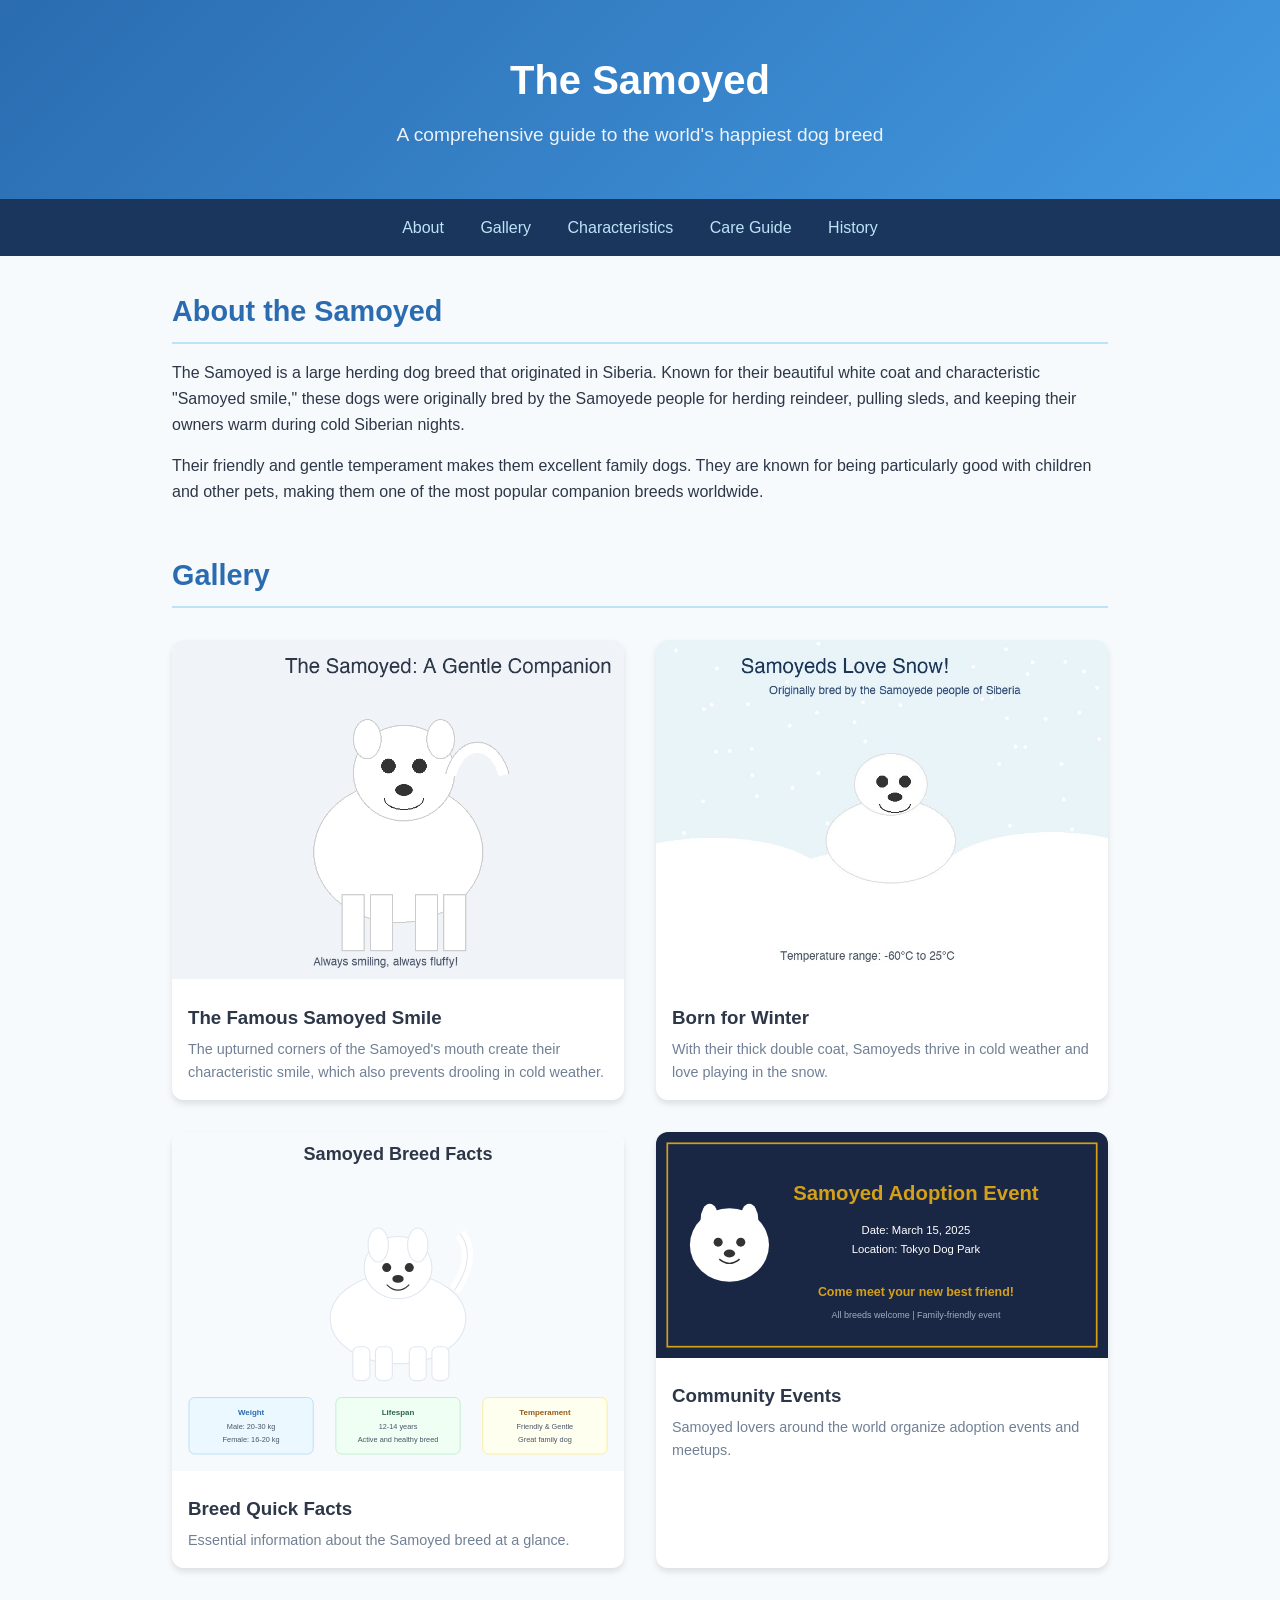
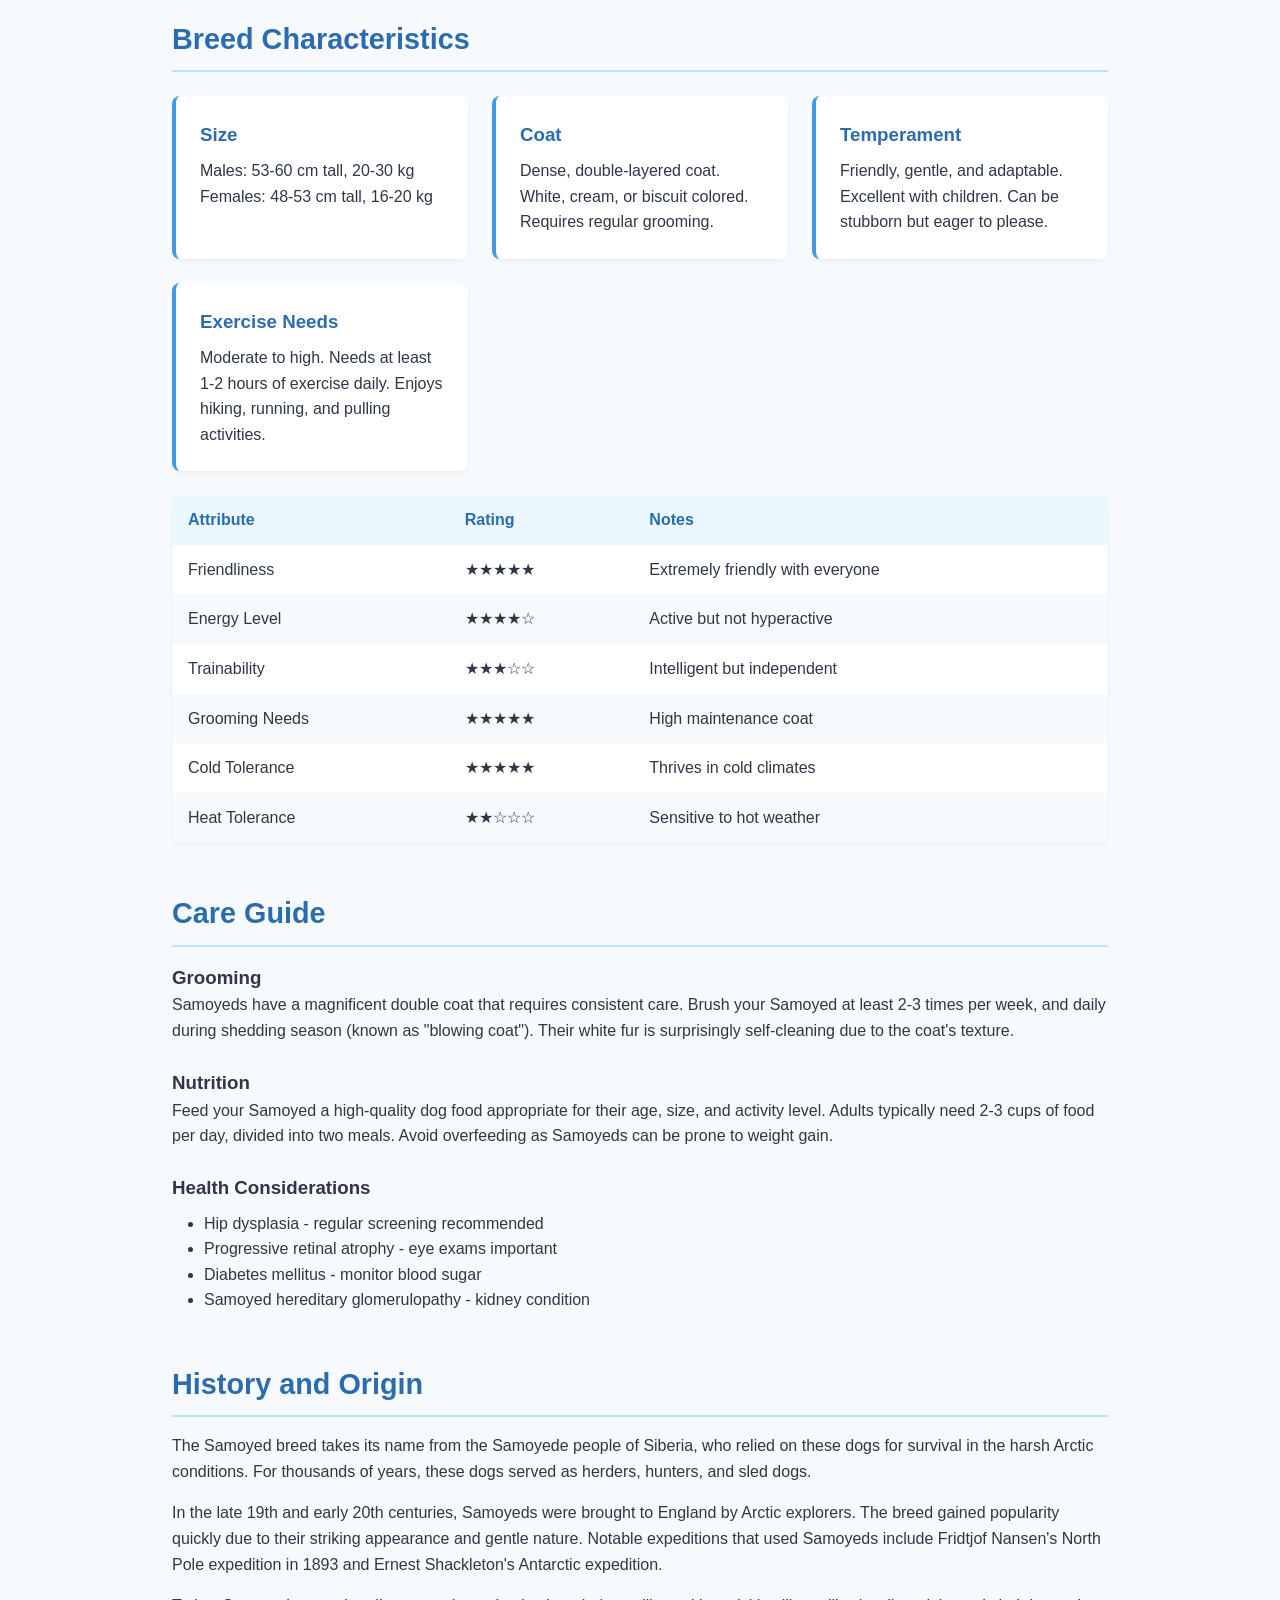
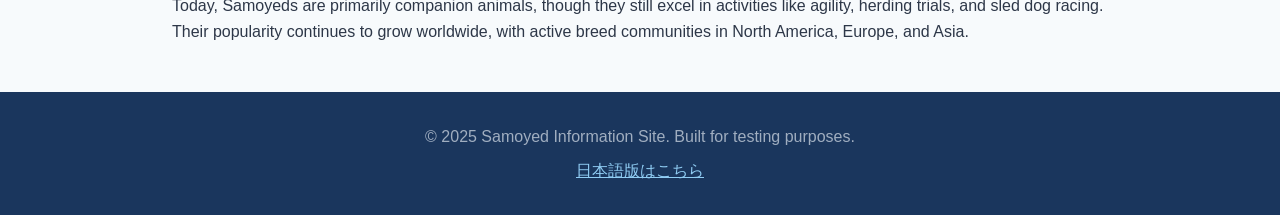
<file: index.html>
<!DOCTYPE html>
<html lang="en">

<head>
  <meta charset="UTF-8">
  <meta name="viewport" content="width=device-width, initial-scale=1.0">
  <title>Samoyed - The Smiling Dog</title>
  <link rel="stylesheet" href="styles.css">
  <script src="https://j.wovn.io/1" data-wovnio="key=SvTFz7" async></script>
</head>

<body>
  <header>
    <h1>The Samoyed</h1>
    <p>A comprehensive guide to the world's happiest dog breed</p>
  </header>

  <nav>
    <a href="#about">About</a>
    <a href="#gallery">Gallery</a>
    <a href="#characteristics">Characteristics</a>
    <a href="#care">Care Guide</a>
    <a href="#history">History</a>
  </nav>

  <main>
    <section id="about">
      <h2>About the Samoyed</h2>
      <p>The Samoyed is a large herding dog breed that originated in Siberia. Known for their beautiful white coat and
        characteristic "Samoyed smile," these dogs were originally bred by the Samoyede people for herding reindeer,
        pulling sleds, and keeping their owners warm during cold Siberian nights.</p>
      <p style="margin-top: 1rem;">Their friendly and gentle temperament makes them excellent family dogs. They are
        known for being particularly good with children and other pets, making them one of the most popular companion
        breeds worldwide.</p>
    </section>

    <section id="gallery">
      <h2>Gallery</h2>
      <div class="image-gallery">
        <div class="image-card">
          <img src="images/samoyed-portrait.png"
            alt="Samoyed portrait illustration showing the breed's characteristic smile">
          <div class="caption">
            <h3>The Famous Samoyed Smile</h3>
            <p>The upturned corners of the Samoyed's mouth create their characteristic smile, which also prevents
              drooling in cold weather.</p>
          </div>
        </div>
        <div class="image-card">
          <img src="images/samoyed-snow.jpg" alt="Samoyed playing in the snow, their natural habitat">
          <div class="caption">
            <h3>Born for Winter</h3>
            <p>With their thick double coat, Samoyeds thrive in cold weather and love playing in the snow.</p>
          </div>
        </div>
        <div class="image-card">
          <img src="images/samoyed-facts.svg"
            alt="Infographic showing key Samoyed breed facts including weight, lifespan, and temperament">
          <div class="caption">
            <h3>Breed Quick Facts</h3>
            <p>Essential information about the Samoyed breed at a glance.</p>
          </div>
        </div>
        <div class="image-card">
          <img src="images/adoption-event-banner-en.svg" alt="Samoyed adoption event banner">
          <div class="caption">
            <h3>Community Events</h3>
            <p>Samoyed lovers around the world organize adoption events and meetups.</p>
          </div>
        </div>
      </div>
    </section>

    <section id="characteristics">
      <h2>Breed Characteristics</h2>
      <div class="info-grid">
        <div class="info-box">
          <h3>Size</h3>
          <p>Males: 53-60 cm tall, 20-30 kg<br>Females: 48-53 cm tall, 16-20 kg</p>
        </div>
        <div class="info-box">
          <h3>Coat</h3>
          <p>Dense, double-layered coat. White, cream, or biscuit colored. Requires regular grooming.</p>
        </div>
        <div class="info-box">
          <h3>Temperament</h3>
          <p>Friendly, gentle, and adaptable. Excellent with children. Can be stubborn but eager to please.</p>
        </div>
        <div class="info-box">
          <h3>Exercise Needs</h3>
          <p>Moderate to high. Needs at least 1-2 hours of exercise daily. Enjoys hiking, running, and pulling
            activities.</p>
        </div>
      </div>

      <table>
        <thead>
          <tr>
            <th>Attribute</th>
            <th>Rating</th>
            <th>Notes</th>
          </tr>
        </thead>
        <tbody>
          <tr>
            <td>Friendliness</td>
            <td>★★★★★</td>
            <td>Extremely friendly with everyone</td>
          </tr>
          <tr>
            <td>Energy Level</td>
            <td>★★★★☆</td>
            <td>Active but not hyperactive</td>
          </tr>
          <tr>
            <td>Trainability</td>
            <td>★★★☆☆</td>
            <td>Intelligent but independent</td>
          </tr>
          <tr>
            <td>Grooming Needs</td>
            <td>★★★★★</td>
            <td>High maintenance coat</td>
          </tr>
          <tr>
            <td>Cold Tolerance</td>
            <td>★★★★★</td>
            <td>Thrives in cold climates</td>
          </tr>
          <tr>
            <td>Heat Tolerance</td>
            <td>★★☆☆☆</td>
            <td>Sensitive to hot weather</td>
          </tr>
        </tbody>
      </table>
    </section>

    <section id="care">
      <h2>Care Guide</h2>
      <h3>Grooming</h3>
      <p>Samoyeds have a magnificent double coat that requires consistent care. Brush your Samoyed at least 2-3 times
        per week, and daily during shedding season (known as "blowing coat"). Their white fur is surprisingly
        self-cleaning due to the coat's texture.</p>

      <h3 style="margin-top: 1.5rem;">Nutrition</h3>
      <p>Feed your Samoyed a high-quality dog food appropriate for their age, size, and activity level. Adults typically
        need 2-3 cups of food per day, divided into two meals. Avoid overfeeding as Samoyeds can be prone to weight
        gain.</p>

      <h3 style="margin-top: 1.5rem;">Health Considerations</h3>
      <ul style="margin: 0.5rem 0 0 2rem;">
        <li>Hip dysplasia - regular screening recommended</li>
        <li>Progressive retinal atrophy - eye exams important</li>
        <li>Diabetes mellitus - monitor blood sugar</li>
        <li>Samoyed hereditary glomerulopathy - kidney condition</li>
      </ul>
    </section>

    <section id="history">
      <h2>History and Origin</h2>
      <p>The Samoyed breed takes its name from the Samoyede people of Siberia, who relied on these dogs for survival in
        the harsh Arctic conditions. For thousands of years, these dogs served as herders, hunters, and sled dogs.</p>
      <p style="margin-top: 1rem;">In the late 19th and early 20th centuries, Samoyeds were brought to England by Arctic
        explorers. The breed gained popularity quickly due to their striking appearance and gentle nature. Notable
        expeditions that used Samoyeds include Fridtjof Nansen's North Pole expedition in 1893 and Ernest Shackleton's
        Antarctic expedition.</p>
      <p style="margin-top: 1rem;">Today, Samoyeds are primarily companion animals, though they still excel in
        activities like agility, herding trials, and sled dog racing. Their popularity continues to grow worldwide, with
        active breed communities in North America, Europe, and Asia.</p>
    </section>
  </main>

  <footer>
    <p>&copy; 2025 Samoyed Information Site. Built for testing purposes.</p>
    <p style="margin-top: 0.5rem;"><a href="ja.html">日本語版はこちら</a></p>
  </footer>
</body>

</html>
</file>
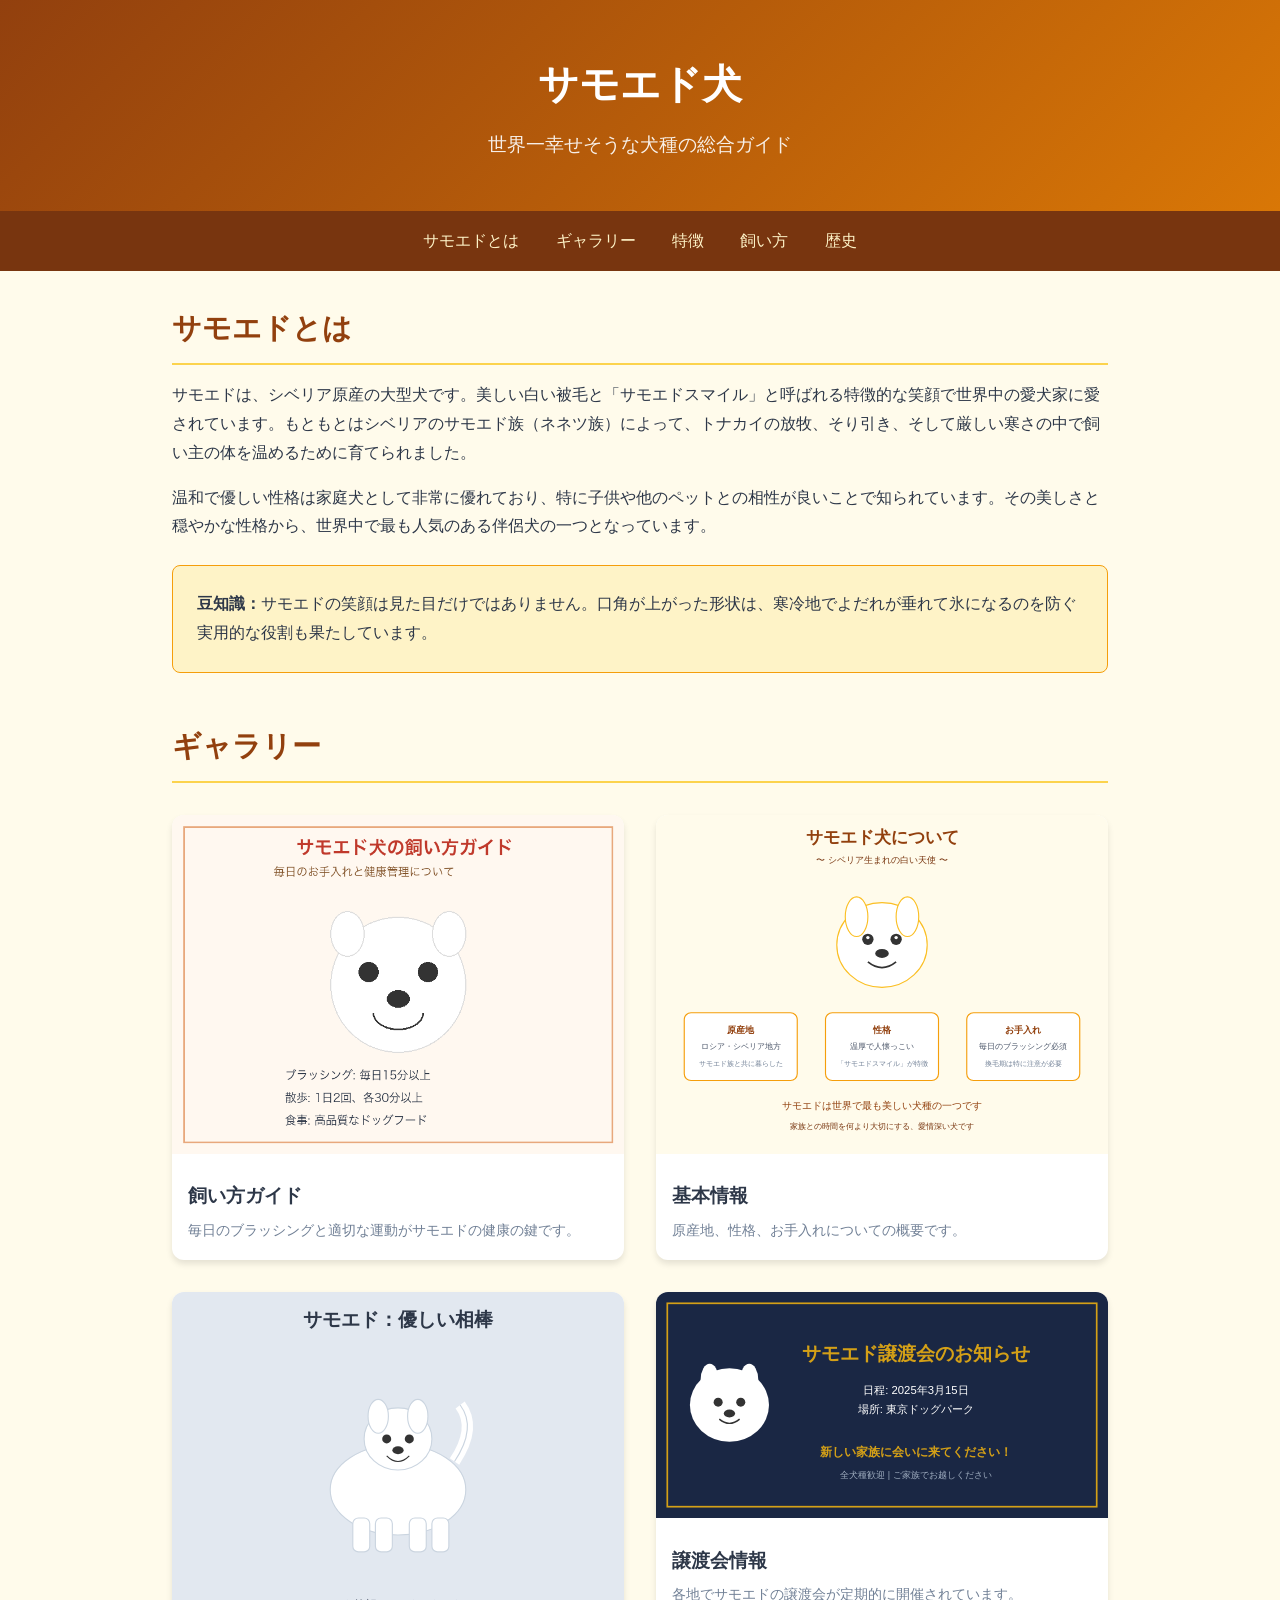
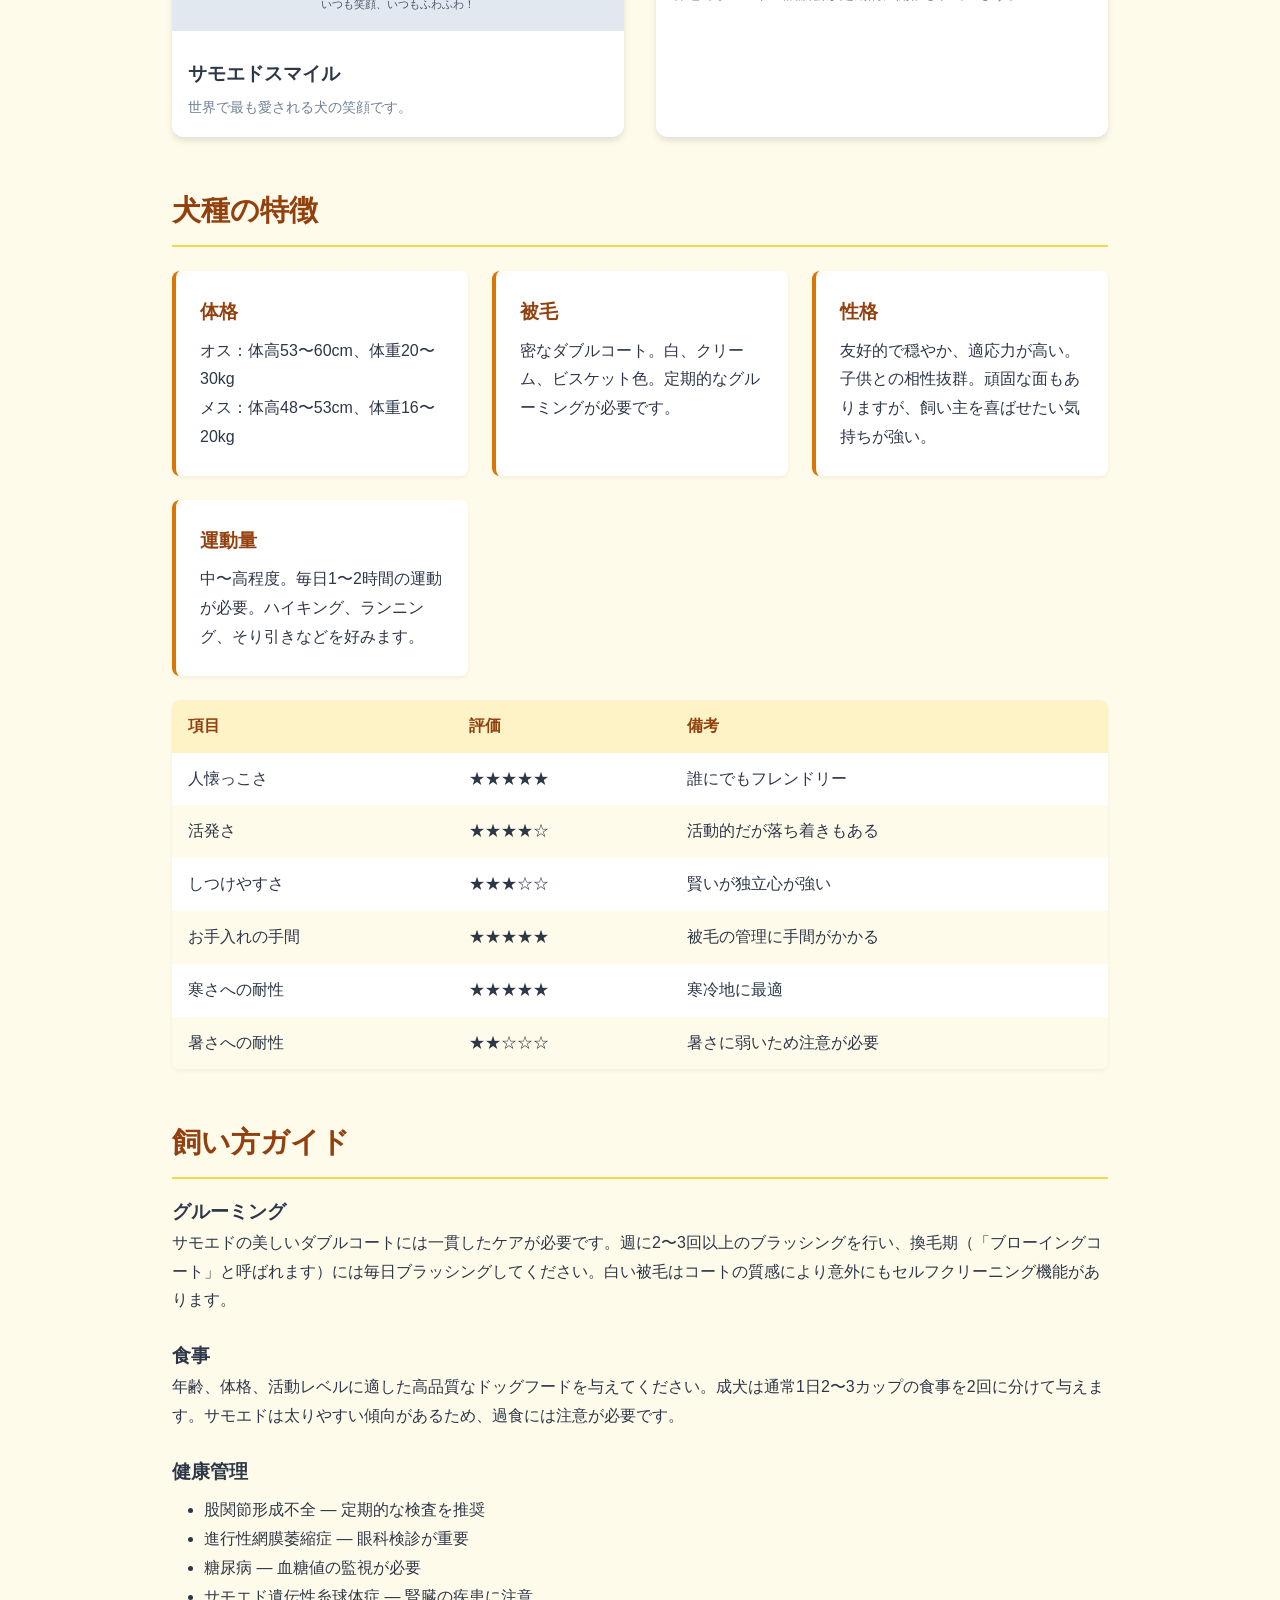
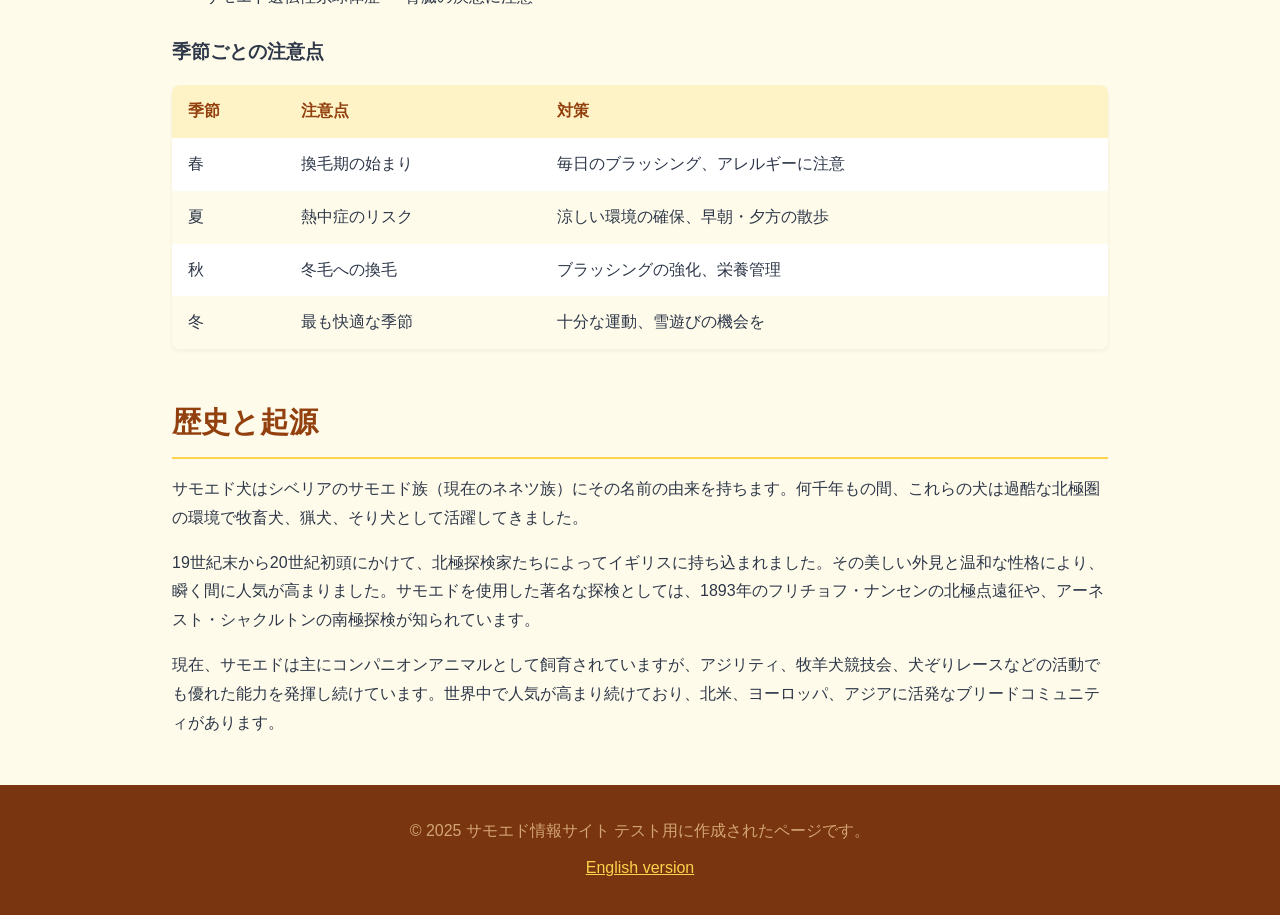
<file: ja.html>
<!DOCTYPE html>
<html lang="ja">
<head>
  <meta charset="UTF-8">
  <meta name="viewport" content="width=device-width, initial-scale=1.0">
  <title>サモエド犬 - 微笑む犬</title>
  <link rel="stylesheet" href="styles.css">
  <link rel="stylesheet" href="ja-theme.css">
<script src="https://j.wovn.io/1" data-wovnio="key=SvTFz7" async></script>
</head>
<body>
  <header>
    <h1>サモエド犬</h1>
    <p>世界一幸せそうな犬種の総合ガイド</p>
  </header>

  <nav>
    <a href="#about">サモエドとは</a>
    <a href="#gallery">ギャラリー</a>
    <a href="#characteristics">特徴</a>
    <a href="#care">飼い方</a>
    <a href="#history">歴史</a>
  </nav>

  <main>
    <section id="about">
      <h2>サモエドとは</h2>
      <p>サモエドは、シベリア原産の大型犬です。美しい白い被毛と「サモエドスマイル」と呼ばれる特徴的な笑顔で世界中の愛犬家に愛されています。もともとはシベリアのサモエド族（ネネツ族）によって、トナカイの放牧、そり引き、そして厳しい寒さの中で飼い主の体を温めるために育てられました。</p>
      <p style="margin-top: 1rem;">温和で優しい性格は家庭犬として非常に優れており、特に子供や他のペットとの相性が良いことで知られています。その美しさと穏やかな性格から、世界中で最も人気のある伴侶犬の一つとなっています。</p>

      <div class="highlight-box">
        <strong>豆知識：</strong>サモエドの笑顔は見た目だけではありません。口角が上がった形状は、寒冷地でよだれが垂れて氷になるのを防ぐ実用的な役割も果たしています。
      </div>
    </section>

    <section id="gallery">
      <h2>ギャラリー</h2>
      <div class="image-gallery">
        <div class="image-card">
          <img src="images/samoyed-care-guide-ja.png" alt="サモエド犬の飼い方ガイドイラスト">
          <div class="caption">
            <h3>飼い方ガイド</h3>
            <p>毎日のブラッシングと適切な運動がサモエドの健康の鍵です。</p>
          </div>
        </div>
        <div class="image-card">
          <img src="images/samoyed-info-ja.svg" alt="サモエド犬の基本情報インフォグラフィック">
          <div class="caption">
            <h3>基本情報</h3>
            <p>原産地、性格、お手入れについての概要です。</p>
          </div>
        </div>
        <div class="image-card">
          <img src="images/samoyed-portrait-ja.svg" alt="サモエドの特徴的な笑顔のイラスト">
          <div class="caption">
            <h3>サモエドスマイル</h3>
            <p>世界で最も愛される犬の笑顔です。</p>
          </div>
        </div>
        <div class="image-card">
          <img src="images/adoption-event-banner-ja.svg" alt="サモエド譲渡会のバナー">
          <div class="caption">
            <h3>譲渡会情報</h3>
            <p>各地でサモエドの譲渡会が定期的に開催されています。</p>
          </div>
        </div>
      </div>
    </section>

    <section id="characteristics">
      <h2>犬種の特徴</h2>
      <div class="info-grid">
        <div class="info-box">
          <h3>体格</h3>
          <p>オス：体高53〜60cm、体重20〜30kg<br>メス：体高48〜53cm、体重16〜20kg</p>
        </div>
        <div class="info-box">
          <h3>被毛</h3>
          <p>密なダブルコート。白、クリーム、ビスケット色。定期的なグルーミングが必要です。</p>
        </div>
        <div class="info-box">
          <h3>性格</h3>
          <p>友好的で穏やか、適応力が高い。子供との相性抜群。頑固な面もありますが、飼い主を喜ばせたい気持ちが強い。</p>
        </div>
        <div class="info-box">
          <h3>運動量</h3>
          <p>中〜高程度。毎日1〜2時間の運動が必要。ハイキング、ランニング、そり引きなどを好みます。</p>
        </div>
      </div>

      <table>
        <thead>
          <tr>
            <th>項目</th>
            <th>評価</th>
            <th>備考</th>
          </tr>
        </thead>
        <tbody>
          <tr>
            <td>人懐っこさ</td>
            <td>★★★★★</td>
            <td>誰にでもフレンドリー</td>
          </tr>
          <tr>
            <td>活発さ</td>
            <td>★★★★☆</td>
            <td>活動的だが落ち着きもある</td>
          </tr>
          <tr>
            <td>しつけやすさ</td>
            <td>★★★☆☆</td>
            <td>賢いが独立心が強い</td>
          </tr>
          <tr>
            <td>お手入れの手間</td>
            <td>★★★★★</td>
            <td>被毛の管理に手間がかかる</td>
          </tr>
          <tr>
            <td>寒さへの耐性</td>
            <td>★★★★★</td>
            <td>寒冷地に最適</td>
          </tr>
          <tr>
            <td>暑さへの耐性</td>
            <td>★★☆☆☆</td>
            <td>暑さに弱いため注意が必要</td>
          </tr>
        </tbody>
      </table>
    </section>

    <section id="care">
      <h2>飼い方ガイド</h2>
      <h3>グルーミング</h3>
      <p>サモエドの美しいダブルコートには一貫したケアが必要です。週に2〜3回以上のブラッシングを行い、換毛期（「ブローイングコート」と呼ばれます）には毎日ブラッシングしてください。白い被毛はコートの質感により意外にもセルフクリーニング機能があります。</p>

      <h3 style="margin-top: 1.5rem;">食事</h3>
      <p>年齢、体格、活動レベルに適した高品質なドッグフードを与えてください。成犬は通常1日2〜3カップの食事を2回に分けて与えます。サモエドは太りやすい傾向があるため、過食には注意が必要です。</p>

      <h3 style="margin-top: 1.5rem;">健康管理</h3>
      <ul style="margin: 0.5rem 0 0 2rem;">
        <li>股関節形成不全 — 定期的な検査を推奨</li>
        <li>進行性網膜萎縮症 — 眼科検診が重要</li>
        <li>糖尿病 — 血糖値の監視が必要</li>
        <li>サモエド遺伝性糸球体症 — 腎臓の疾患に注意</li>
      </ul>

      <h3 style="margin-top: 1.5rem;">季節ごとの注意点</h3>
      <table>
        <thead>
          <tr>
            <th>季節</th>
            <th>注意点</th>
            <th>対策</th>
          </tr>
        </thead>
        <tbody>
          <tr>
            <td>春</td>
            <td>換毛期の始まり</td>
            <td>毎日のブラッシング、アレルギーに注意</td>
          </tr>
          <tr>
            <td>夏</td>
            <td>熱中症のリスク</td>
            <td>涼しい環境の確保、早朝・夕方の散歩</td>
          </tr>
          <tr>
            <td>秋</td>
            <td>冬毛への換毛</td>
            <td>ブラッシングの強化、栄養管理</td>
          </tr>
          <tr>
            <td>冬</td>
            <td>最も快適な季節</td>
            <td>十分な運動、雪遊びの機会を</td>
          </tr>
        </tbody>
      </table>
    </section>

    <section id="history">
      <h2>歴史と起源</h2>
      <p>サモエド犬はシベリアのサモエド族（現在のネネツ族）にその名前の由来を持ちます。何千年もの間、これらの犬は過酷な北極圏の環境で牧畜犬、猟犬、そり犬として活躍してきました。</p>
      <p style="margin-top: 1rem;">19世紀末から20世紀初頭にかけて、北極探検家たちによってイギリスに持ち込まれました。その美しい外見と温和な性格により、瞬く間に人気が高まりました。サモエドを使用した著名な探検としては、1893年のフリチョフ・ナンセンの北極点遠征や、アーネスト・シャクルトンの南極探検が知られています。</p>
      <p style="margin-top: 1rem;">現在、サモエドは主にコンパニオンアニマルとして飼育されていますが、アジリティ、牧羊犬競技会、犬ぞりレースなどの活動でも優れた能力を発揮し続けています。世界中で人気が高まり続けており、北米、ヨーロッパ、アジアに活発なブリードコミュニティがあります。</p>
    </section>
  </main>

  <footer>
    <p>&copy; 2025 サモエド情報サイト テスト用に作成されたページです。</p>
    <p style="margin-top: 0.5rem;"><a href="index.html">English version</a></p>
  </footer>
</body>
</html>
</file>
<file: styles.css>
* {
  margin: 0;
  padding: 0;
  box-sizing: border-box;
}

body {
  font-family: -apple-system, BlinkMacSystemFont, 'Segoe UI', Roboto, sans-serif;
  line-height: 1.6;
  color: #2d3748;
  background: #f7fafc;
}

header {
  background: linear-gradient(135deg, #2b6cb0, #4299e1);
  color: white;
  padding: 3rem 2rem;
  text-align: center;
}

header h1 {
  font-size: 2.5rem;
  margin-bottom: 0.5rem;
}

header p {
  font-size: 1.2rem;
  opacity: 0.9;
}

nav {
  background: #1a365d;
  padding: 1rem 2rem;
  text-align: center;
}

nav a {
  color: #bee3f8;
  text-decoration: none;
  margin: 0 1rem;
  font-weight: 500;
}

nav a:hover {
  color: white;
}

main {
  max-width: 1000px;
  margin: 2rem auto;
  padding: 0 2rem;
}

section {
  margin-bottom: 3rem;
}

h2 {
  font-size: 1.8rem;
  color: #2b6cb0;
  margin-bottom: 1rem;
  border-bottom: 2px solid #bee3f8;
  padding-bottom: 0.5rem;
}

.image-gallery {
  display: grid;
  grid-template-columns: repeat(auto-fit, minmax(350px, 1fr));
  gap: 2rem;
  margin: 2rem 0;
}

.image-card {
  background: white;
  border-radius: 12px;
  overflow: hidden;
  box-shadow: 0 4px 6px rgba(0, 0, 0, 0.1);
}

.image-card img {
  width: 100%;
}

.image-card .caption {
  padding: 1rem;
}

.image-card .caption h3 {
  margin-bottom: 0.3rem;
  color: #2d3748;
}

.image-card .caption p {
  color: #718096;
  font-size: 0.9rem;
}

.info-grid {
  display: grid;
  grid-template-columns: repeat(auto-fit, minmax(250px, 1fr));
  gap: 1.5rem;
  margin: 1.5rem 0;
}

.info-box {
  background: white;
  padding: 1.5rem;
  border-radius: 8px;
  border-left: 4px solid #4299e1;
  box-shadow: 0 2px 4px rgba(0, 0, 0, 0.05);
}

.info-box h3 {
  color: #2b6cb0;
  margin-bottom: 0.5rem;
}

table {
  width: 100%;
  border-collapse: collapse;
  margin: 1rem 0;
  background: white;
  border-radius: 8px;
  overflow: hidden;
  box-shadow: 0 2px 4px rgba(0, 0, 0, 0.05);
}

th,
td {
  padding: 0.75rem 1rem;
  text-align: left;
}

th {
  background: #ebf8ff;
  color: #2b6cb0;
}

tr:nth-child(even) {
  background: #f7fafc;
}

footer {
  text-align: center;
  padding: 2rem;
  background: #1a365d;
  color: #a0aec0;
  margin-top: 3rem;
}

footer a {
  color: #90cdf4;
}

.highlight-box {
  background: #ebf8ff;
  border: 1px solid #4299e1;
  border-radius: 8px;
  padding: 1.5rem;
  margin: 1.5rem 0;
}
</file>
<file: ja-theme.css>
body {
  font-family: 'Hiragino Sans', 'Noto Sans JP', -apple-system, BlinkMacSystemFont, sans-serif;
  line-height: 1.8;
  background: #fffbeb;
}

header {
  background: linear-gradient(135deg, #92400e, #d97706);
}

nav {
  background: #78350f;
}

nav a {
  color: #fef3c7;
}

h2 {
  color: #92400e;
  border-bottom-color: #fcd34d;
}

.info-box {
  border-left-color: #d97706;
}

.info-box h3 {
  color: #92400e;
}

th {
  background: #fef3c7;
  color: #92400e;
}

tr:nth-child(even) {
  background: #fffbeb;
}

footer {
  background: #78350f;
  color: #d4a574;
}

footer a {
  color: #fcd34d;
}

.highlight-box {
  background: #fef3c7;
  border-color: #f59e0b;
}
</file>
